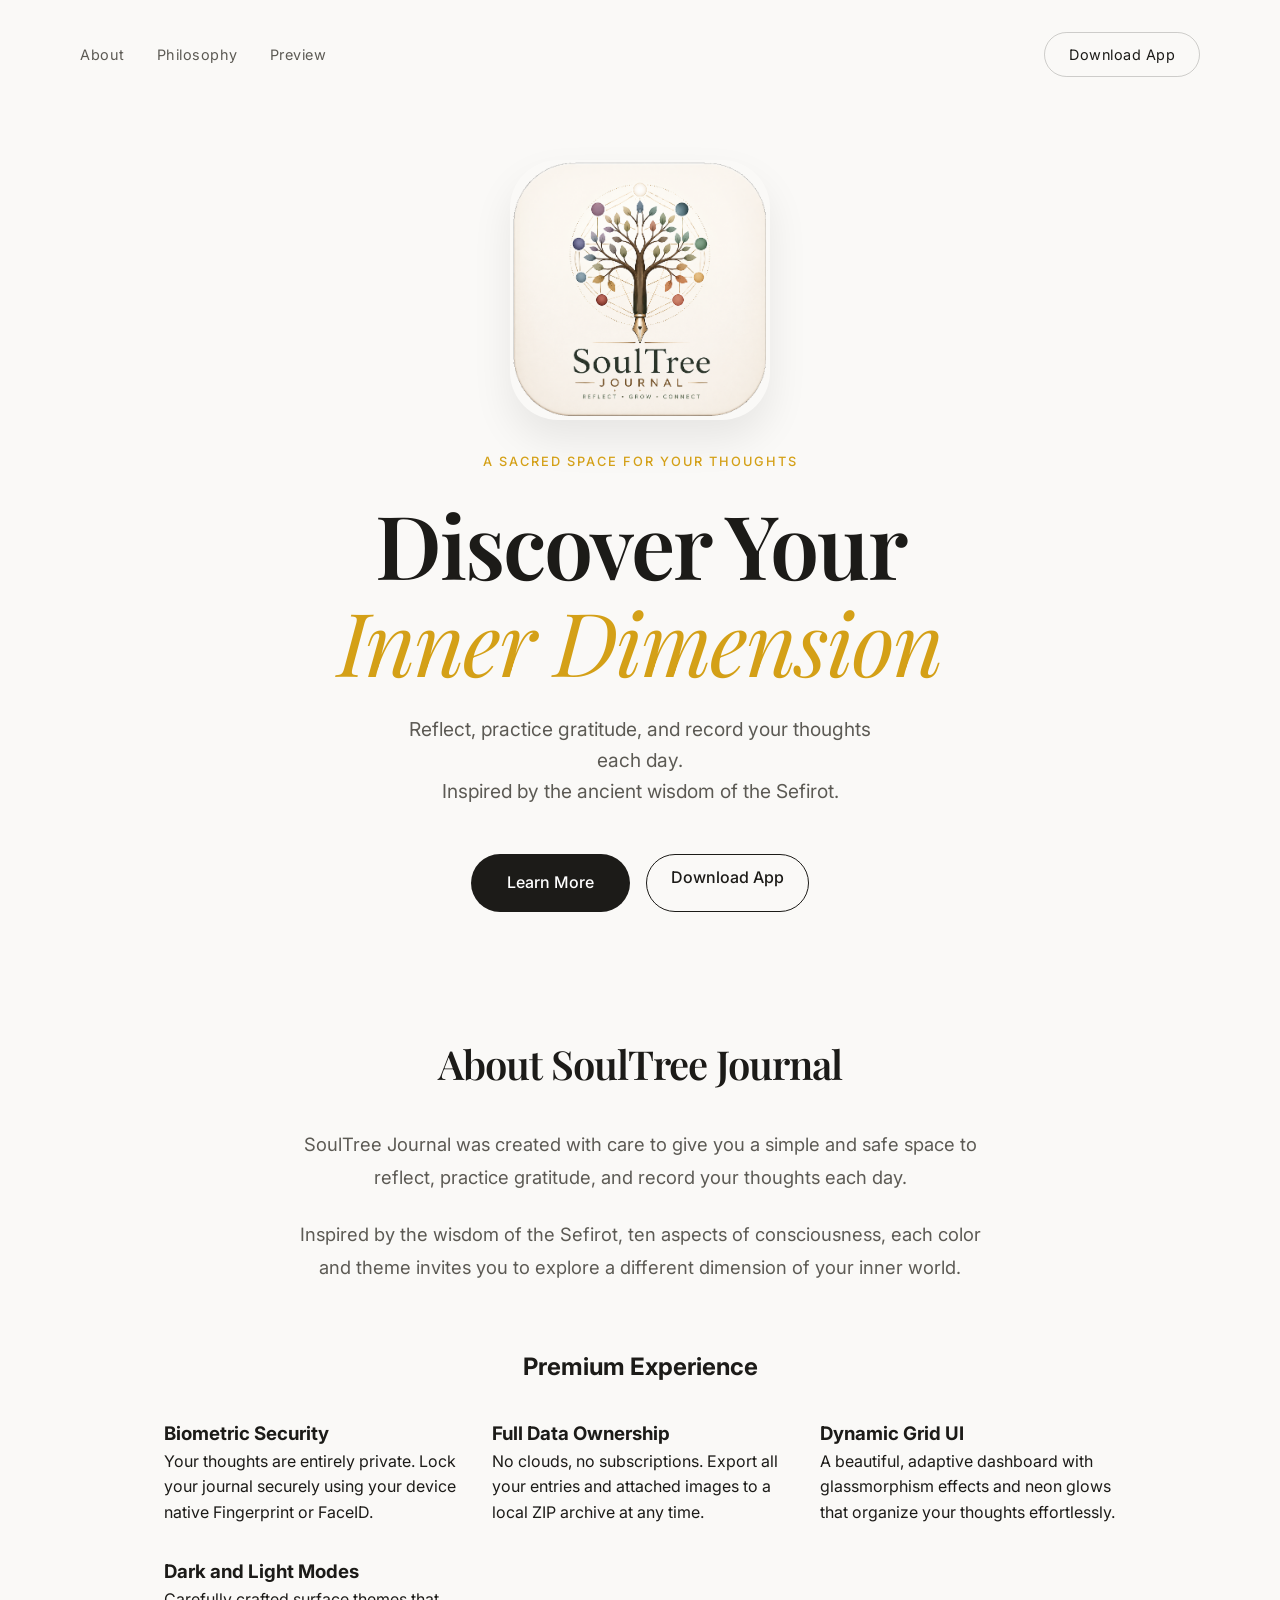
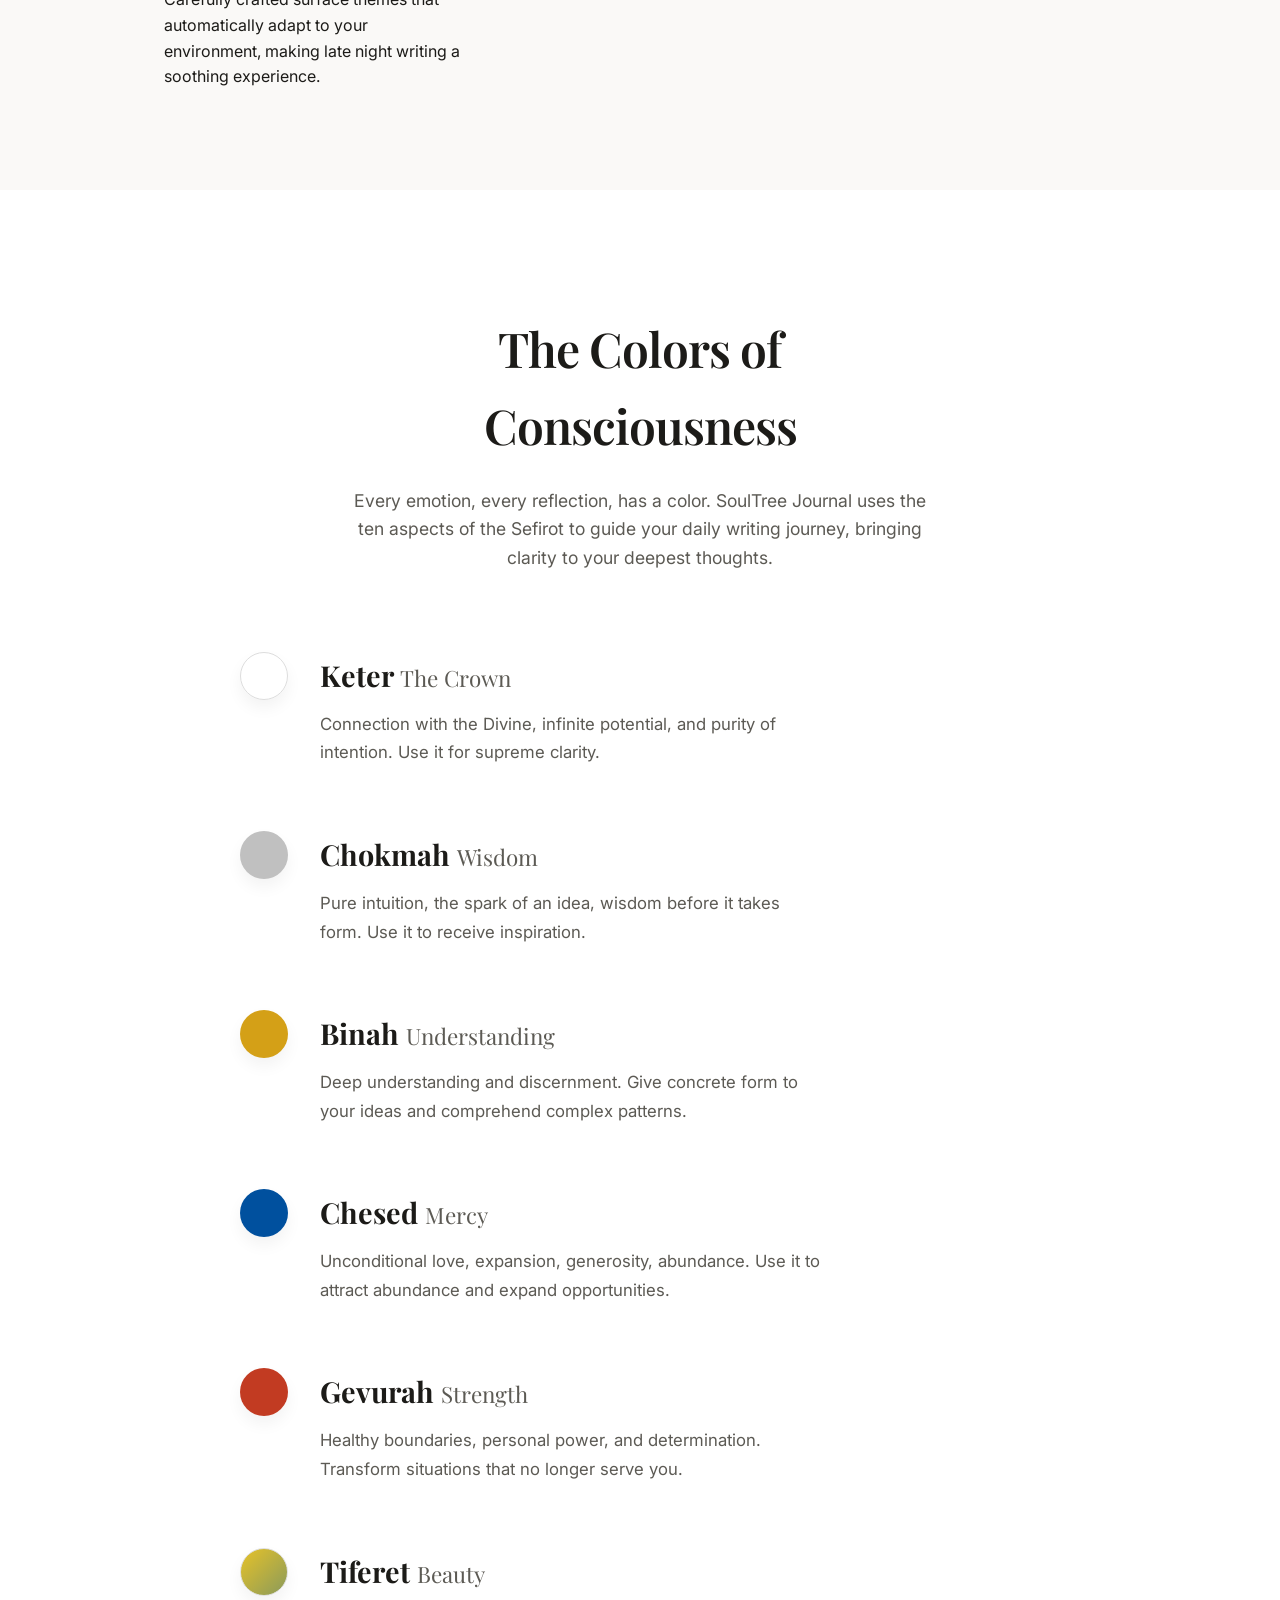
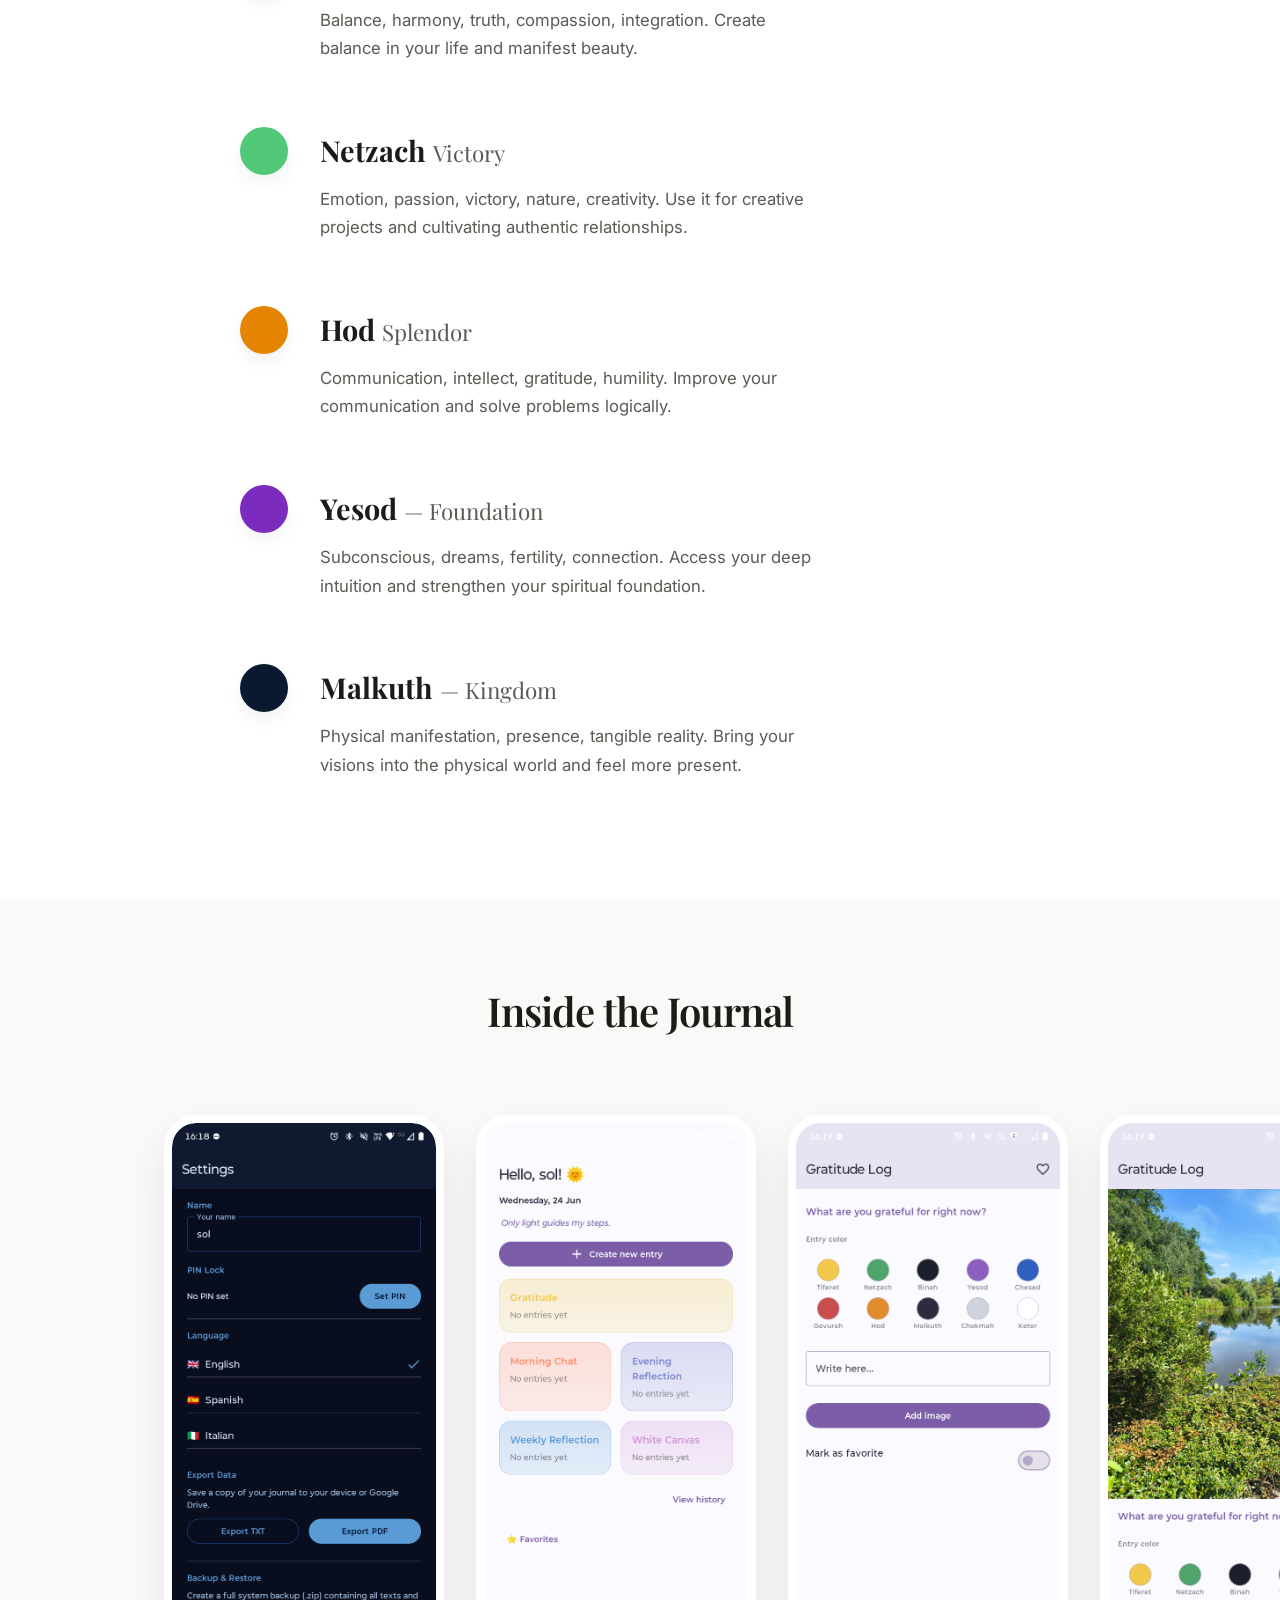
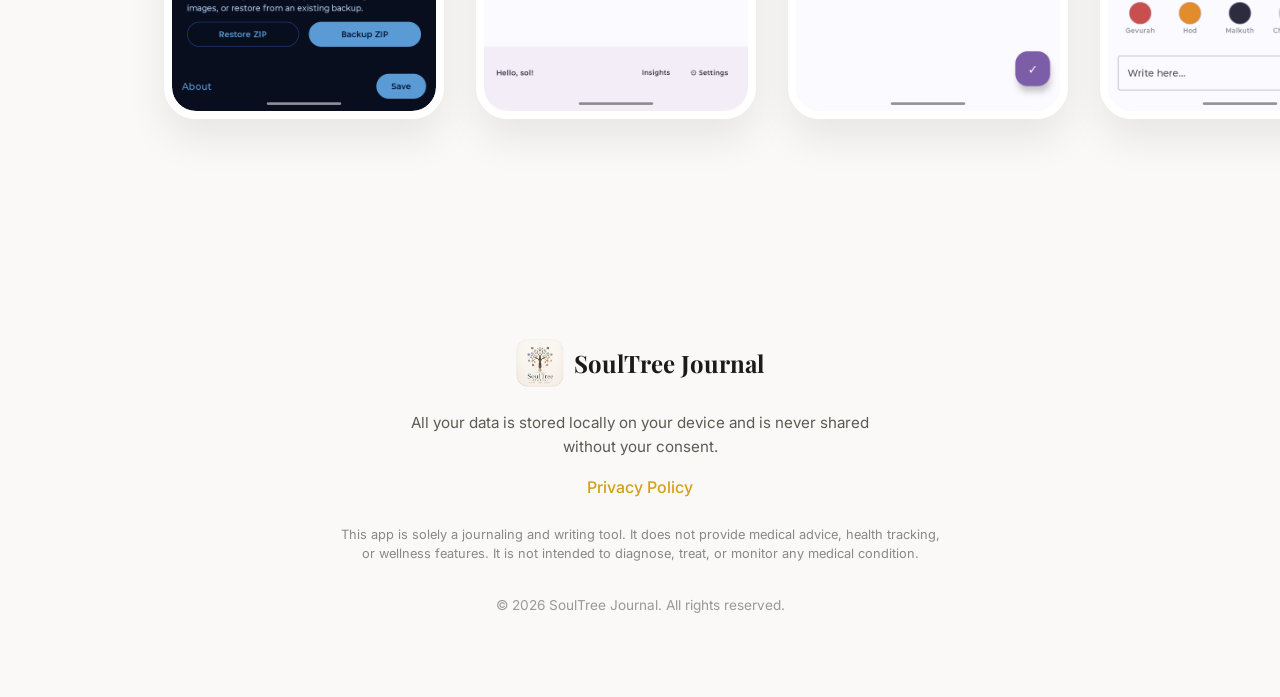
<file: index.html>
<!DOCTYPE html>
<html lang="en">
<head>
    <meta charset="UTF-8">
    <meta name="viewport" content="width=device-width, initial-scale=1.0">
    <meta name="description" content="SoulTree Journal - A simple and safe space to reflect, practice gratitude, and record your thoughts each day.">
    <link rel="icon" type="image/png" href="icon-2.png">
    <title>SoulTree Journal | Your Inner Space</title>
    <link rel="preconnect" href="https://fonts.googleapis.com">
    <link rel="preconnect" href="https://fonts.gstatic.com" crossorigin>
    <link href="https://fonts.googleapis.com/css2?family=Inter:wght@300;400;500&family=Playfair+Display:ital,wght@0,400;0,600;0,700;1,400&display=swap" rel="stylesheet">
    <link rel="stylesheet" href="styles.css?v=3">
</head>
<body>

    <nav class="navbar">
        <div class="nav-container">
            <div class="nav-links left">
                <a href="#about">About</a>
                <a href="#philosophy">Philosophy</a>
                <a href="#screenshots">Preview</a>
            </div>

            <div class="nav-links right">
                <a href="#download" class="btn-outline">Download App</a>
            </div>
        </div>
    </nav>

    <header class="hero">
        <div class="hero-content">
            <img src="icon-2.png" alt="SoulTree Logo" class="hero-main-icon">
            <span class="hero-label">A sacred space for your thoughts</span>
            <h1 class="hero-title">Discover Your<br><em>Inner Dimension</em></h1>
            <p class="hero-subtitle">Reflect, practice gratitude, and record your thoughts each day.<br>Inspired by the ancient wisdom of the Sefirot.</p>
            <div class="hero-buttons">
                <a href="#about" class="btn-primary">Learn More</a>
                <a href="#download" class="btn-outline" style="border-color: var(--text-primary);">Download App</a>
            </div>
        </div>
    </header>

    <section id="about" class="about">
        <div class="container">
            <div class="about-content">
                <h2>About SoulTree Journal</h2>
                <p>SoulTree Journal was created with care to give you a simple and safe space to reflect, practice gratitude, and record your thoughts each day.</p>
                <p>Inspired by the wisdom of the Sefirot, ten aspects of consciousness, each color and theme invites you to explore a different dimension of your inner world.</p>
            </div>
        </div>
    </section>

    <section id="premium-features" class="premium-features">
        <div class="container">
            <h2 style="text-align: center; margin-bottom: 2rem;">Premium Experience</h2>
            <div class="premium-grid" style="display: grid; grid-template-columns: repeat(auto-fit, minmax(250px, 1fr)); gap: 2rem;">
                <div class="premium-card">
                    <h3>Biometric Security</h3>
                    <p>Your thoughts are entirely private. Lock your journal securely using your device native Fingerprint or FaceID.</p>
                </div>
                <div class="premium-card">
                    <h3>Full Data Ownership</h3>
                    <p>No clouds, no subscriptions. Export all your entries and attached images to a local ZIP archive at any time.</p>
                </div>
                <div class="premium-card">
                    <h3>Dynamic Grid UI</h3>
                    <p>A beautiful, adaptive dashboard with glassmorphism effects and neon glows that organize your thoughts effortlessly.</p>
                </div>
                <div class="premium-card">
                    <h3>Dark and Light Modes</h3>
                    <p>Carefully crafted surface themes that automatically adapt to your environment, making late night writing a soothing experience.</p>
                </div>
            </div>
        </div>
    </section>

    <section id="philosophy" class="philosophy">
        <div class="container">
            <div class="philosophy-text">
                <h2>The Colors of Consciousness</h2>
                <p>Every emotion, every reflection, has a color. SoulTree Journal uses the ten aspects of the Sefirot to guide your daily writing journey, bringing clarity to your deepest thoughts.</p>
            </div>
            
            <div class="features-list">
                <div class="feature-item">
                    <div class="feature-marker" style="background: rgba(255, 255, 255, 0.8); border: 1px solid #ddd;"></div>
                    <div class="feature-content">
                        <h3>Keter <span> The Crown</span></h3>
                        <p>Connection with the Divine, infinite potential, and purity of intention. Use it for supreme clarity.</p>
                    </div>
                </div>
                
                <div class="feature-item">
                    <div class="feature-marker" style="background: #c0c0c0;"></div>
                    <div class="feature-content">
                        <h3>Chokmah <span> Wisdom</span></h3>
                        <p>Pure intuition, the spark of an idea, wisdom before it takes form. Use it to receive inspiration.</p>
                    </div>
                </div>

                <div class="feature-item">
                    <div class="feature-marker" style="background: #d4a017;"></div>
                    <div class="feature-content">
                        <h3>Binah <span> Understanding</span></h3>
                        <p>Deep understanding and discernment. Give concrete form to your ideas and comprehend complex patterns.</p>
                    </div>
                </div>

                <div class="feature-item">
                    <div class="feature-marker" style="background: #00509e;"></div>
                    <div class="feature-content">
                        <h3>Chesed <span> Mercy</span></h3>
                        <p>Unconditional love, expansion, generosity, abundance. Use it to attract abundance and expand opportunities.</p>
                    </div>
                </div>
                
                <div class="feature-item">
                    <div class="feature-marker" style="background: #c23b22;"></div>
                    <div class="feature-content">
                        <h3>Gevurah <span> Strength</span></h3>
                        <p>Healthy boundaries, personal power, and determination. Transform situations that no longer serve you.</p>
                    </div>
                </div>

                <div class="feature-item">
                    <div class="feature-marker" style="background: linear-gradient(135deg, #e6c229, #8a9a5b); border: 1px solid #e0e0e0;"></div>
                    <div class="feature-content">
                        <h3>Tiferet <span> Beauty</span></h3>
                        <p>Balance, harmony, truth, compassion, integration. Create balance in your life and manifest beauty.</p>
                    </div>
                </div>

                <div class="feature-item">
                    <div class="feature-marker" style="background: #50c878;"></div>
                    <div class="feature-content">
                        <h3>Netzach <span> Victory</span></h3>
                        <p>Emotion, passion, victory, nature, creativity. Use it for creative projects and cultivating authentic relationships.</p>
                    </div>
                </div>

                <div class="feature-item">
                    <div class="feature-marker" style="background: #e48400;"></div>
                    <div class="feature-content">
                        <h3>Hod <span> Splendor</span></h3>
                        <p>Communication, intellect, gratitude, humility. Improve your communication and solve problems logically.</p>
                    </div>
                </div>

                <div class="feature-item">
                    <div class="feature-marker" style="background: #7b2cbf;"></div>
                    <div class="feature-content">
                        <h3>Yesod <span>— Foundation</span></h3>
                        <p>Subconscious, dreams, fertility, connection. Access your deep intuition and strengthen your spiritual foundation.</p>
                    </div>
                </div>

                <div class="feature-item">
                    <div class="feature-marker" style="background: #0a192f;"></div>
                    <div class="feature-content">
                        <h3>Malkuth <span>— Kingdom</span></h3>
                        <p>Physical manifestation, presence, tangible reality. Bring your visions into the physical world and feel more present.</p>
                    </div>
                </div>
            </div>
        </div>
    </section>

    <section id="screenshots" class="screenshots">
        <div class="screenshots-header">
            <h2>Inside the Journal</h2>
        </div>
        <div class="screenshots-scroll">
            <div class="screenshot-card"><img src="img/screen1.png?v=1.3" alt="SoulTree Screenshot 1"></div>
            <div class="screenshot-card"><img src="img/screen2.png?v=1.3" alt="SoulTree Screenshot 2"></div>
            <div class="screenshot-card"><img src="img/screen3.png?v=1.3" alt="SoulTree Screenshot 3"></div>
            <div class="screenshot-card"><img src="img/screen4.png?v=1.3" alt="SoulTree Screenshot 4"></div>
            <div class="screenshot-card"><img src="img/screen5.png?v=1.3" alt="SoulTree Screenshot 5"></div>
            <div class="screenshot-card"><img src="img/screen6.png?v=1.3" alt="SoulTree Screenshot 6"></div>
            <div class="screenshot-card"><img src="img/screen7.png?v=1.3" alt="SoulTree Screenshot 7"></div>
            <div class="screenshot-card"><img src="img/screen8.png?v=1.3" alt="SoulTree Screenshot 8"></div>
        </div>
    </section>

    <footer>
        <div class="container footer-content">
            <div class="footer-brand">
                <img src="icon-2.png" alt="Icon" class="logo-img-footer">
                SoulTree Journal
            </div>
            <p class="footer-privacy">All your data is stored locally on your device and is never shared without your consent.</p>
            <p class="footer-links"><a href="privacy.html">Privacy Policy</a></p>
            <p class="footer-disclaimer">This app is solely a journaling and writing tool. It does not provide medical advice, health tracking, or wellness features. It is not intended to diagnose, treat, or monitor any medical condition.</p>
            <div class="copyright">&copy; 2026 SoulTree Journal. All rights reserved.</div>
        </div>
    </footer>

</body>
</html>
</file>
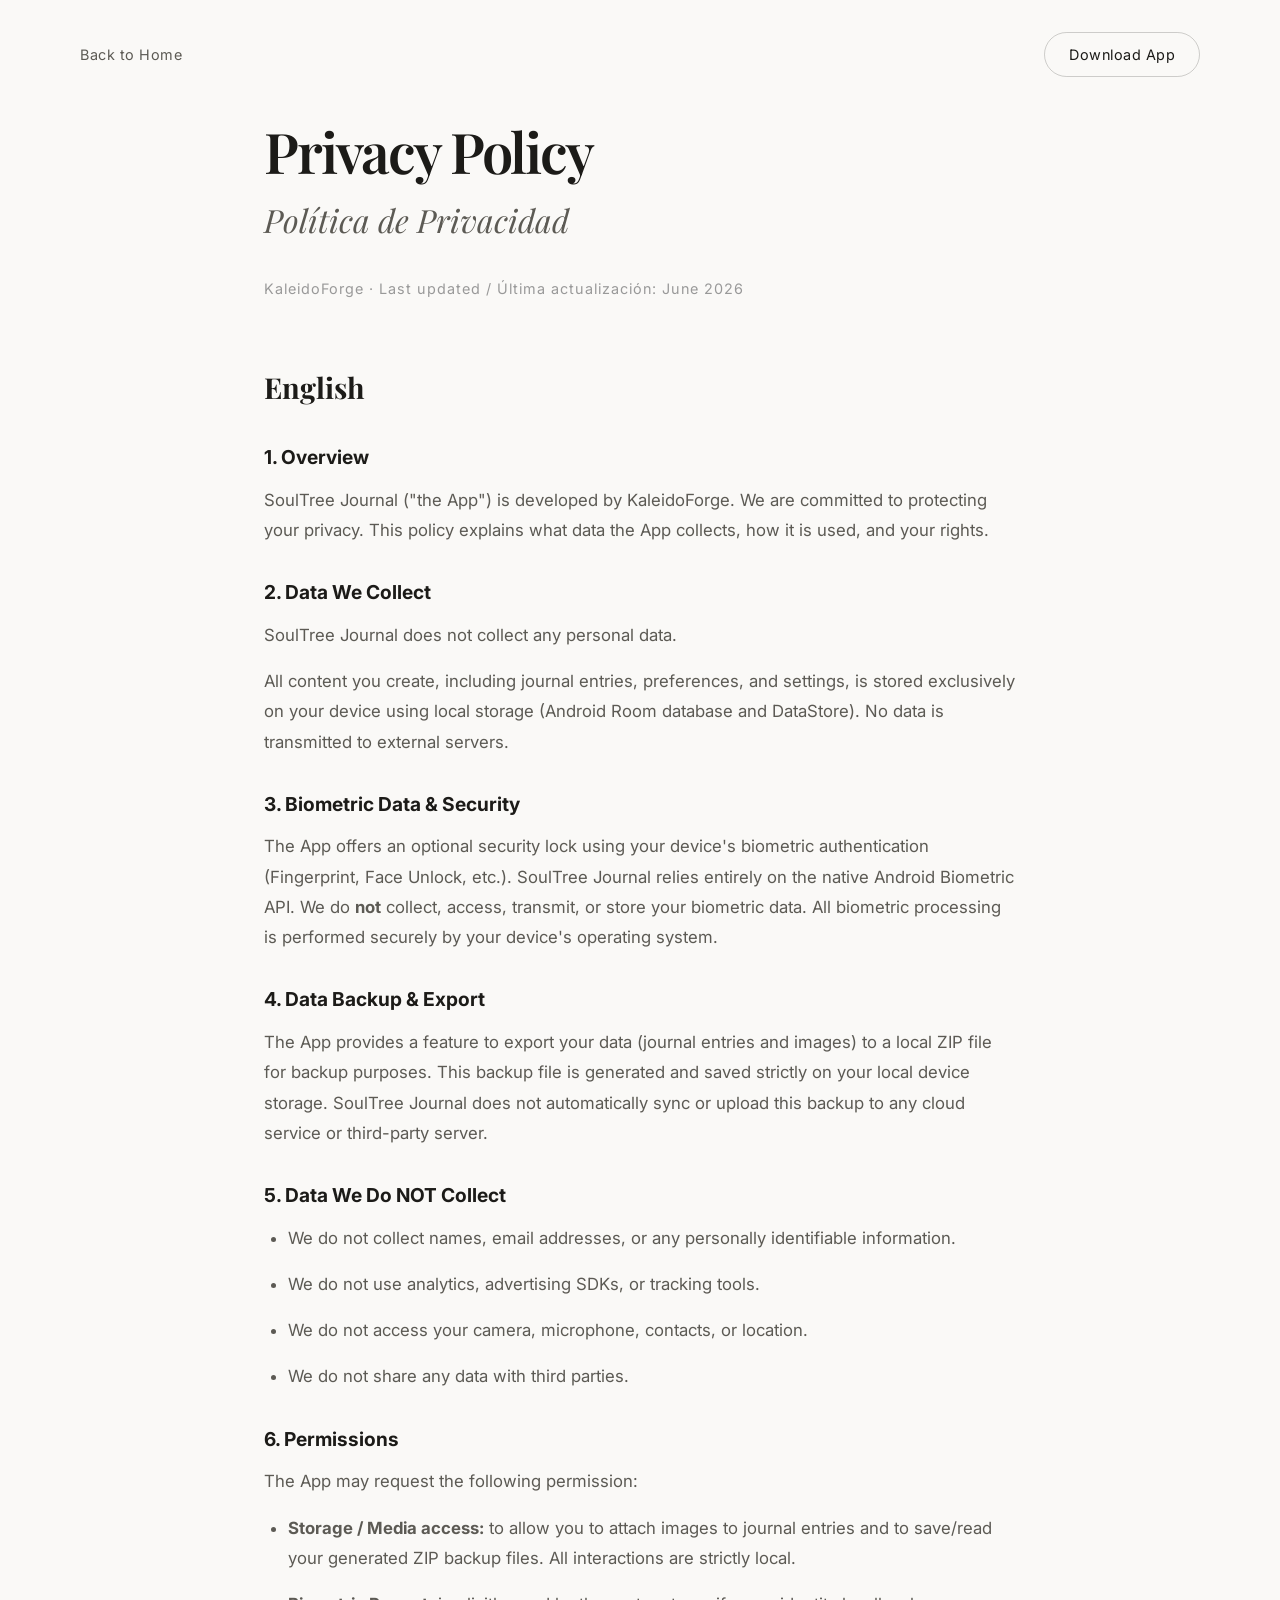
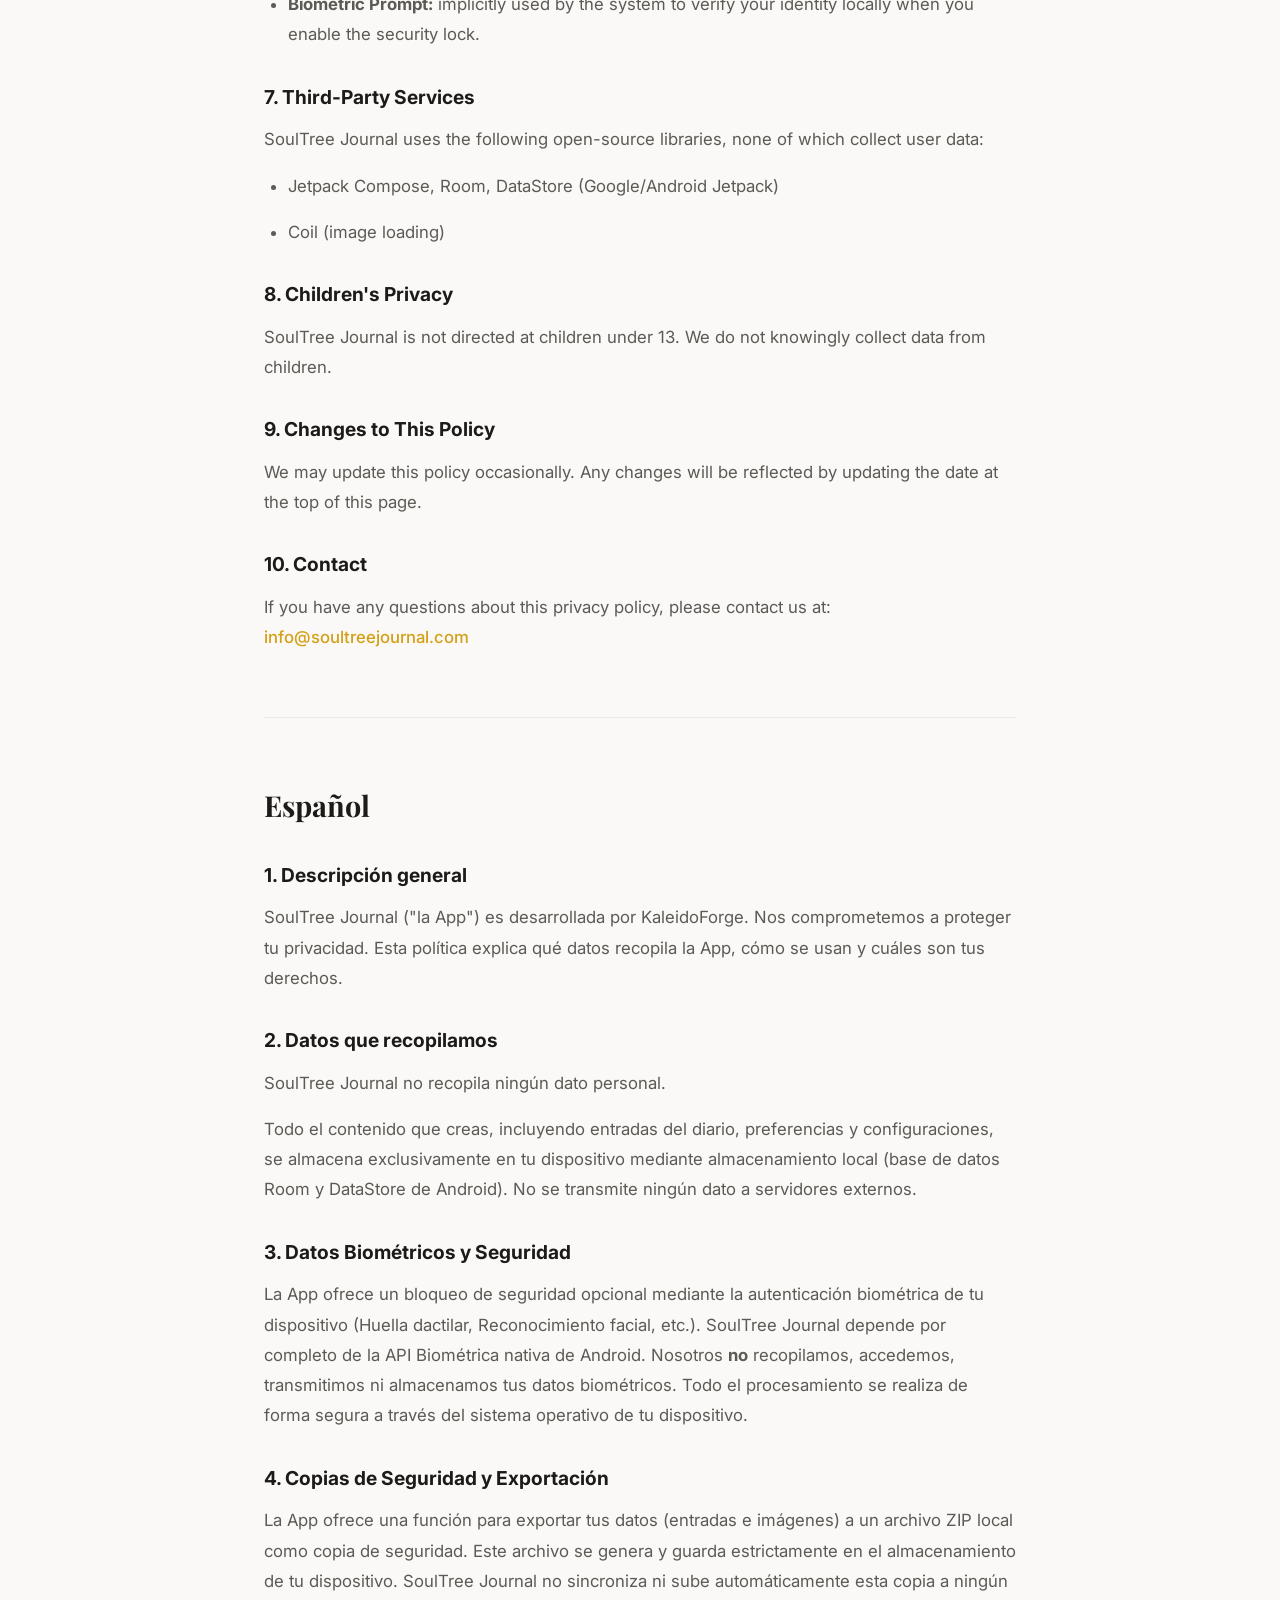
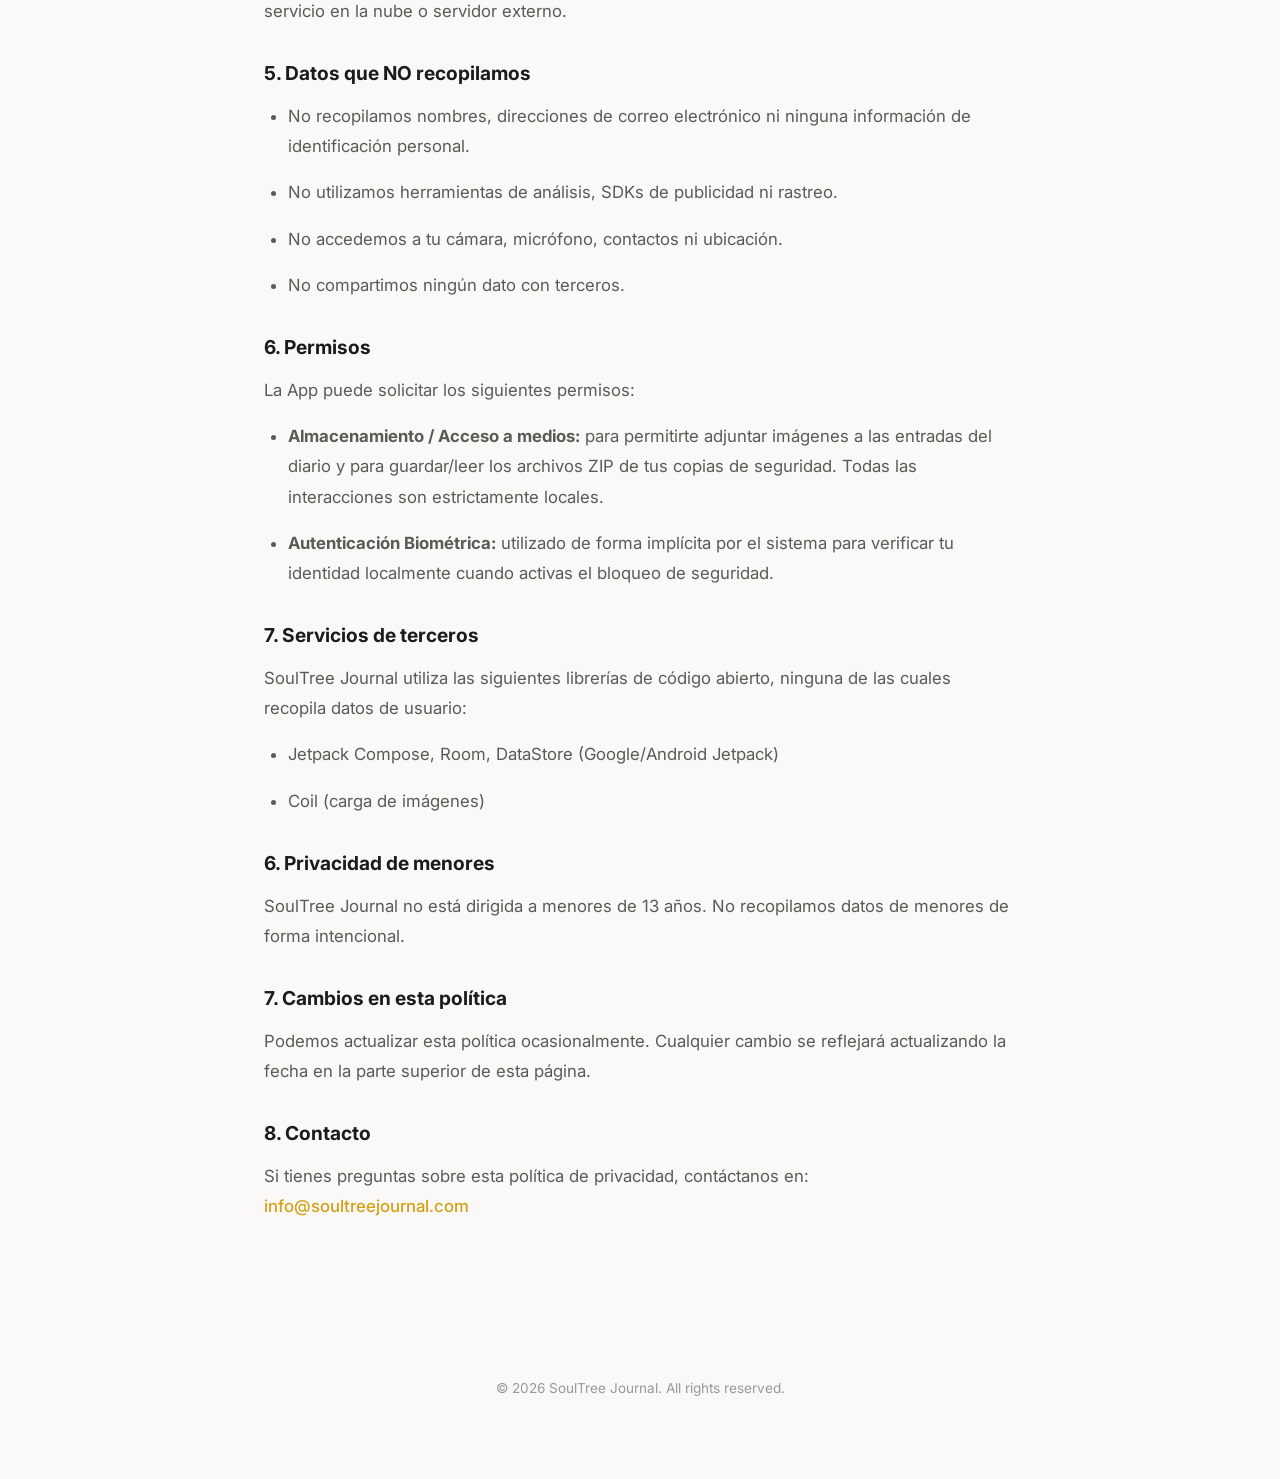
<file: privacy.html>
<!DOCTYPE html>
<html lang="en">
<head>
    <meta charset="UTF-8">
    <meta name="viewport" content="width=device-width, initial-scale=1.0">
    <title>Privacy Policy - SoulTree Journal</title>
    <link href="https://fonts.googleapis.com/css2?family=Inter:wght@300;400;500;600&family=Playfair+Display:ital,wght@0,400;0,600;0,700;1,400&display=swap" rel="stylesheet">
    <link rel="stylesheet" href="styles.css">
</head>
<body>

    <nav class="navbar">
        <div class="nav-container">
            <div class="nav-links left">
                <a href="index.html">Back to Home</a>
            </div>
            <div class="nav-links right">
                <a href="index.html#download" class="btn-outline">Download App</a>
            </div>
        </div>
    </nav>

    <div class="container policy-container">
        <h1 class="hero-title policy-title">Privacy Policy</h1>
        <h2 class="policy-subtitle">Política de Privacidad</h2>
        
        <p class="policy-meta">KaleidoForge · Last updated / Última actualización: June 2026</p>

        <div class="policy-section">
            <h3>English</h3>
            
            <h4>1. Overview</h4>
            <p>SoulTree Journal ("the App") is developed by KaleidoForge. We are committed to protecting your privacy. This policy explains what data the App collects, how it is used, and your rights.</p>

            <h4>2. Data We Collect</h4>
            <p>SoulTree Journal does not collect any personal data.</p>
            <p>All content you create, including journal entries, preferences, and settings, is stored exclusively on your device using local storage (Android Room database and DataStore). No data is transmitted to external servers.</p>

            <h4>3. Biometric Data & Security</h4>
            <p>The App offers an optional security lock using your device's biometric authentication (Fingerprint, Face Unlock, etc.). SoulTree Journal relies entirely on the native Android Biometric API. We do <strong>not</strong> collect, access, transmit, or store your biometric data. All biometric processing is performed securely by your device's operating system.</p>

            <h4>4. Data Backup & Export</h4>
            <p>The App provides a feature to export your data (journal entries and images) to a local ZIP file for backup purposes. This backup file is generated and saved strictly on your local device storage. SoulTree Journal does not automatically sync or upload this backup to any cloud service or third-party server.</p>

            <h4>5. Data We Do NOT Collect</h4>
            <ul>
                <li>We do not collect names, email addresses, or any personally identifiable information.</li>
                <li>We do not use analytics, advertising SDKs, or tracking tools.</li>
                <li>We do not access your camera, microphone, contacts, or location.</li>
                <li>We do not share any data with third parties.</li>
            </ul>

            <h4>6. Permissions</h4>
            <p>The App may request the following permission:</p>
            <ul>
                <li><strong>Storage / Media access:</strong> to allow you to attach images to journal entries and to save/read your generated ZIP backup files. All interactions are strictly local.</li>
                <li><strong>Biometric Prompt:</strong> implicitly used by the system to verify your identity locally when you enable the security lock.</li>
            </ul>

            <h4>7. Third-Party Services</h4>
            <p>SoulTree Journal uses the following open-source libraries, none of which collect user data:</p>
            <ul>
                <li>Jetpack Compose, Room, DataStore (Google/Android Jetpack)</li>
                <li>Coil (image loading)</li>
            </ul>

            <h4>8. Children's Privacy</h4>
            <p>SoulTree Journal is not directed at children under 13. We do not knowingly collect data from children.</p>

            <h4>9. Changes to This Policy</h4>
            <p>We may update this policy occasionally. Any changes will be reflected by updating the date at the top of this page.</p>

            <h4>10. Contact</h4>
            <p>If you have any questions about this privacy policy, please contact us at: <a href="mailto:info@soultreejournal.com">info@soultreejournal.com</a></p>
        </div>

        <hr class="policy-divider">

        <div class="policy-section">
            <h3>Español</h3>

            <h4>1. Descripción general</h4>
            <p>SoulTree Journal ("la App") es desarrollada por KaleidoForge. Nos comprometemos a proteger tu privacidad. Esta política explica qué datos recopila la App, cómo se usan y cuáles son tus derechos.</p>

            <h4>2. Datos que recopilamos</h4>
            <p>SoulTree Journal no recopila ningún dato personal.</p>
            <p>Todo el contenido que creas, incluyendo entradas del diario, preferencias y configuraciones, se almacena exclusivamente en tu dispositivo mediante almacenamiento local (base de datos Room y DataStore de Android). No se transmite ningún dato a servidores externos.</p>

            <h4>3. Datos Biométricos y Seguridad</h4>
            <p>La App ofrece un bloqueo de seguridad opcional mediante la autenticación biométrica de tu dispositivo (Huella dactilar, Reconocimiento facial, etc.). SoulTree Journal depende por completo de la API Biométrica nativa de Android. Nosotros <strong>no</strong> recopilamos, accedemos, transmitimos ni almacenamos tus datos biométricos. Todo el procesamiento se realiza de forma segura a través del sistema operativo de tu dispositivo.</p>

            <h4>4. Copias de Seguridad y Exportación</h4>
            <p>La App ofrece una función para exportar tus datos (entradas e imágenes) a un archivo ZIP local como copia de seguridad. Este archivo se genera y guarda estrictamente en el almacenamiento de tu dispositivo. SoulTree Journal no sincroniza ni sube automáticamente esta copia a ningún servicio en la nube o servidor externo.</p>

            <h4>5. Datos que NO recopilamos</h4>
            <ul>
                <li>No recopilamos nombres, direcciones de correo electrónico ni ninguna información de identificación personal.</li>
                <li>No utilizamos herramientas de análisis, SDKs de publicidad ni rastreo.</li>
                <li>No accedemos a tu cámara, micrófono, contactos ni ubicación.</li>
                <li>No compartimos ningún dato con terceros.</li>
            </ul>

            <h4>6. Permisos</h4>
            <p>La App puede solicitar los siguientes permisos:</p>
            <ul>
                <li><strong>Almacenamiento / Acceso a medios:</strong> para permitirte adjuntar imágenes a las entradas del diario y para guardar/leer los archivos ZIP de tus copias de seguridad. Todas las interacciones son estrictamente locales.</li>
                <li><strong>Autenticación Biométrica:</strong> utilizado de forma implícita por el sistema para verificar tu identidad localmente cuando activas el bloqueo de seguridad.</li>
            </ul>

            <h4>7. Servicios de terceros</h4>
            <p>SoulTree Journal utiliza las siguientes librerías de código abierto, ninguna de las cuales recopila datos de usuario:</p>
            <ul>
                <li>Jetpack Compose, Room, DataStore (Google/Android Jetpack)</li>
                <li>Coil (carga de imágenes)</li>
            </ul>

            <h4>6. Privacidad de menores</h4>
            <p>SoulTree Journal no está dirigida a menores de 13 años. No recopilamos datos de menores de forma intencional.</p>

            <h4>7. Cambios en esta política</h4>
            <p>Podemos actualizar esta política ocasionalmente. Cualquier cambio se reflejará actualizando la fecha en la parte superior de esta página.</p>

            <h4>8. Contacto</h4>
            <p>Si tienes preguntas sobre esta política de privacidad, contáctanos en: <a href="mailto:info@soultreejournal.com">info@soultreejournal.com</a></p>
        </div>
    </div>

    <footer>
        <div class="container footer-content">
            <div class="copyright">&copy; 2026 SoulTree Journal. All rights reserved.</div>
        </div>
    </footer>

</body>
</html>
</file>
<file: styles.css>
:root {
    --bg-color: #faf9f7;
    --text-primary: #1c1b18;
    --text-secondary: #5c5a54;
    --accent-gold: #d4a017;
    --accent-gold-light: rgba(212, 160, 23, 0.1);
    
    --font-heading: 'Playfair Display', serif;
    --font-body: 'Inter', sans-serif;
}

* {
    margin: 0;
    padding: 0;
    box-sizing: border-box;
}

body {
    font-family: var(--font-body);
    background-color: var(--bg-color);
    color: var(--text-primary);
    line-height: 1.6;
    -webkit-font-smoothing: antialiased;
}

.container {
    max-width: 1000px;
    margin: 0 auto;
    padding: 0 24px;
}

/* Navigation */
.navbar {
    padding: 32px 0;
    position: absolute;
    width: 100%;
    top: 0;
    z-index: 10;
}

.nav-container {
    max-width: 1200px;
    margin: 0 auto;
    padding: 0 40px;
    display: flex;
    justify-content: space-between;
    align-items: center;
}

.nav-links {
    flex: 1;
    display: flex;
    gap: 32px;
}

.nav-links.right {
    justify-content: flex-end;
}

.nav-links a {
    text-decoration: none;
    color: var(--text-secondary);
    font-size: 0.9rem;
    font-weight: 400;
    letter-spacing: 0.5px;
    transition: color 0.3s ease;
}

.nav-links a:hover {
    color: var(--accent-gold);
}

.logo {
    font-family: var(--font-heading);
    font-size: 1.6rem;
    font-weight: 700;
    letter-spacing: -0.5px;
    color: var(--text-primary);
    text-align: center;
    display: flex;
    align-items: center;
    justify-content: center;
    gap: 12px;
}

.logo-img {
    height: 56px;
    width: auto;
    border-radius: 12px;
}

/* Buttons */
.btn-primary {
    display: inline-block;
    background-color: var(--text-primary);
    color: #fff;
    padding: 16px 36px;
    border-radius: 40px;
    text-decoration: none;
    font-size: 1rem;
    font-weight: 500;
    transition: all 0.3s ease;
}

.btn-primary:hover {
    background-color: var(--accent-gold);
    transform: translateY(-2px);
    box-shadow: 0 12px 24px var(--accent-gold-light);
}

.btn-outline {
    display: inline-block;
    border: 1px solid rgba(28, 27, 24, 0.2);
    padding: 10px 24px;
    border-radius: 30px;
    color: var(--text-primary) !important;
    text-decoration: none;
    font-weight: 500;
    transition: all 0.3s ease;
}

.btn-outline:hover {
    border-color: var(--text-primary);
    background-color: var(--text-primary);
    color: #fff !important;
}

/* Hero */
.hero {
    padding-top: 160px;
    text-align: center;
}

.hero-content {
    max-width: 800px;
    margin: 0 auto;
    padding: 0 24px;
    display: flex;
    flex-direction: column;
    align-items: center;
}

.hero-main-icon {
    width: 260px;
    height: auto;
    margin-bottom: 32px;
    border-radius: 48px;
    box-shadow: 0 20px 40px rgba(0,0,0,0.08);
    animation: float-logo 6s ease-in-out infinite;
}

@keyframes float-logo {
    0%, 100% { transform: translateY(0); }
    50% { transform: translateY(-10px); }
}

.hero-label {
    display: inline-block;
    text-transform: uppercase;
    font-size: 0.8rem;
    letter-spacing: 2px;
    color: var(--accent-gold);
    margin-bottom: 24px;
    font-weight: 500;
}

.hero-title {
    font-family: var(--font-heading);
    font-size: 5.5rem;
    line-height: 1.1;
    font-weight: 600;
    margin-bottom: 24px;
    letter-spacing: -2px;
}

.hero-title em {
    font-style: italic;
    color: var(--accent-gold);
    font-weight: 400;
}

.hero-subtitle {
    font-size: 1.2rem;
    color: var(--text-secondary);
    margin-bottom: 48px;
    max-width: 500px;
    margin-left: auto;
    margin-right: auto;
}

.hero-buttons {
    display: flex;
    gap: 16px;
    justify-content: center;
    flex-wrap: wrap;
}

/* About Section */
.about {
    padding: 120px 0 40px;
    background-color: var(--bg-color);
}

.about-content {
    max-width: 700px;
    margin: 0 auto;
    text-align: center;
}

.about-content h2 {
    font-family: var(--font-heading);
    font-size: 2.5rem;
    font-weight: 600;
    margin-bottom: 32px;
    letter-spacing: -1px;
}

.about-content p {
    color: var(--text-secondary);
    font-size: 1.15rem;
    line-height: 1.8;
    margin-bottom: 24px;
}

/* Philosophy Section */
.philosophy {
    padding: 120px 0;
    background-color: #fff;
    margin-top: 100px;
}

.philosophy-text {
    text-align: center;
    max-width: 600px;
    margin: 0 auto 80px;
}

.philosophy-text h2 {
    font-family: var(--font-heading);
    font-size: 3rem;
    font-weight: 600;
    margin-bottom: 24px;
    letter-spacing: -1px;
}

.philosophy-text p {
    color: var(--text-secondary);
    font-size: 1.1rem;
}

.features-list {
    max-width: 800px;
    margin: 0 auto;
}

.feature-item {
    display: flex;
    align-items: flex-start;
    gap: 32px;
    margin-bottom: 64px;
}

.feature-item:last-child {
    margin-bottom: 0;
}

.feature-marker {
    width: 48px;
    height: 48px;
    border-radius: 50%;
    flex-shrink: 0;
    box-shadow: 0 8px 16px rgba(0, 0, 0, 0.05);
}

.feature-content h3 {
    font-family: var(--font-heading);
    font-size: 1.8rem;
    margin-bottom: 12px;
    color: var(--text-primary);
}

.feature-content h3 span {
    color: var(--text-secondary);
    font-weight: 400;
    font-size: 1.4rem;
}

.feature-content p {
    color: var(--text-secondary);
    font-size: 1.05rem;
    line-height: 1.7;
    max-width: 500px;
}

/* Screenshots Section */
.screenshots {
    padding: 80px 0;
    background-color: var(--bg-color);
    overflow: hidden;
}

.screenshots-header {
    text-align: center;
    margin-bottom: 48px;
}

.screenshots-header h2 {
    font-family: var(--font-heading);
    font-size: 2.5rem;
    font-weight: 600;
    color: var(--text-primary);
    letter-spacing: -1px;
}

.screenshots-scroll {
    display: flex;
    gap: 32px;
    padding: 24px max(24px, calc(50vw - 500px + 24px)) 60px; /* Center align with max-width container */
    overflow-x: auto;
    scroll-snap-type: x mandatory;
    -webkit-overflow-scrolling: touch;
    scrollbar-width: none;
}

.screenshots-scroll::-webkit-scrollbar {
    display: none;
}

.screenshot-card {
    flex: 0 0 auto;
    width: 280px;
    height: auto;
    border-radius: 32px;
    box-shadow: 0 20px 40px rgba(0,0,0,0.08);
    scroll-snap-align: center;
    transition: transform 0.3s ease;
    overflow: hidden;
    border: 8px solid #fff;
}

.screenshot-card:hover {
    transform: translateY(-8px);
}

.screenshot-card img {
    width: 100%;
    height: 100%;
    object-fit: cover;
    display: block;
    border-radius: 24px;
}

/* Footer */
footer {
    padding: 80px 0;
    text-align: center;
    background-color: var(--bg-color);
}

.footer-brand {
    font-family: var(--font-heading);
    font-size: 1.5rem;
    font-weight: 700;
    margin-bottom: 24px;
    display: flex;
    align-items: center;
    justify-content: center;
    gap: 10px;
}

.logo-img-footer {
    height: 48px;
    width: auto;
    border-radius: 10px;
    opacity: 0.9;
}

.footer-content p.footer-privacy {
    color: var(--text-secondary);
    max-width: 500px;
    margin: 0 auto 16px;
    font-size: 0.95rem;
}

.footer-links {
    margin-bottom: 24px;
}

.footer-links a {
    color: var(--accent-gold);
    text-decoration: none;
    font-weight: 500;
    transition: color 0.3s ease;
}

.footer-links a:hover {
    color: var(--text-primary);
    text-decoration: underline;
}

.footer-content p.footer-disclaimer {
    color: #888;
    max-width: 600px;
    margin: 0 auto 32px;
    font-size: 0.8rem;
    line-height: 1.5;
}

.copyright {
    color: #999;
    font-size: 0.85rem;
}

/* Responsive */
@media (max-width: 768px) {
    .nav-links {
        display: none;
    }
    
    .hero-title {
        font-size: 3.5rem;
    }
    
    .philosophy-text h2 {
        font-size: 2.5rem;
    }
    
    .feature-item {
        flex-direction: column;
        gap: 16px;
    }
}

/* Privacy Policy Layout */
.policy-container {
    max-width: 800px;
    padding: 120px 24px 60px;
}

.policy-title {
    font-family: var(--font-heading);
    font-size: 3.5rem;
    margin-bottom: 12px;
}

.policy-subtitle {
    font-family: var(--font-heading);
    margin-bottom: 32px;
    color: var(--text-secondary);
    font-weight: 400;
    font-style: italic;
    font-size: 2rem;
}

.policy-meta {
    color: #999;
    margin-bottom: 64px;
    font-size: 0.9rem;
    letter-spacing: 1px;
}

.policy-section h3 {
    font-family: var(--font-heading);
    font-size: 1.8rem;
    margin-bottom: 24px;
    color: var(--text-primary);
}

.policy-section h4 {
    font-size: 1.2rem;
    margin-top: 32px;
    margin-bottom: 12px;
    color: var(--text-primary);
}

.policy-section p, .policy-section li {
    color: var(--text-secondary);
    line-height: 1.8;
    margin-bottom: 16px;
    font-size: 1.05rem;
}

.policy-section ul {
    margin-left: 24px;
    margin-bottom: 24px;
}

.policy-divider {
    margin: 64px 0;
    border: none;
    border-top: 1px solid rgba(0,0,0,0.06);
}

.policy-section a {
    color: var(--accent-gold);
    text-decoration: none;
    font-weight: 500;
}

.policy-section a:hover {
    text-decoration: underline;
}
</file>
